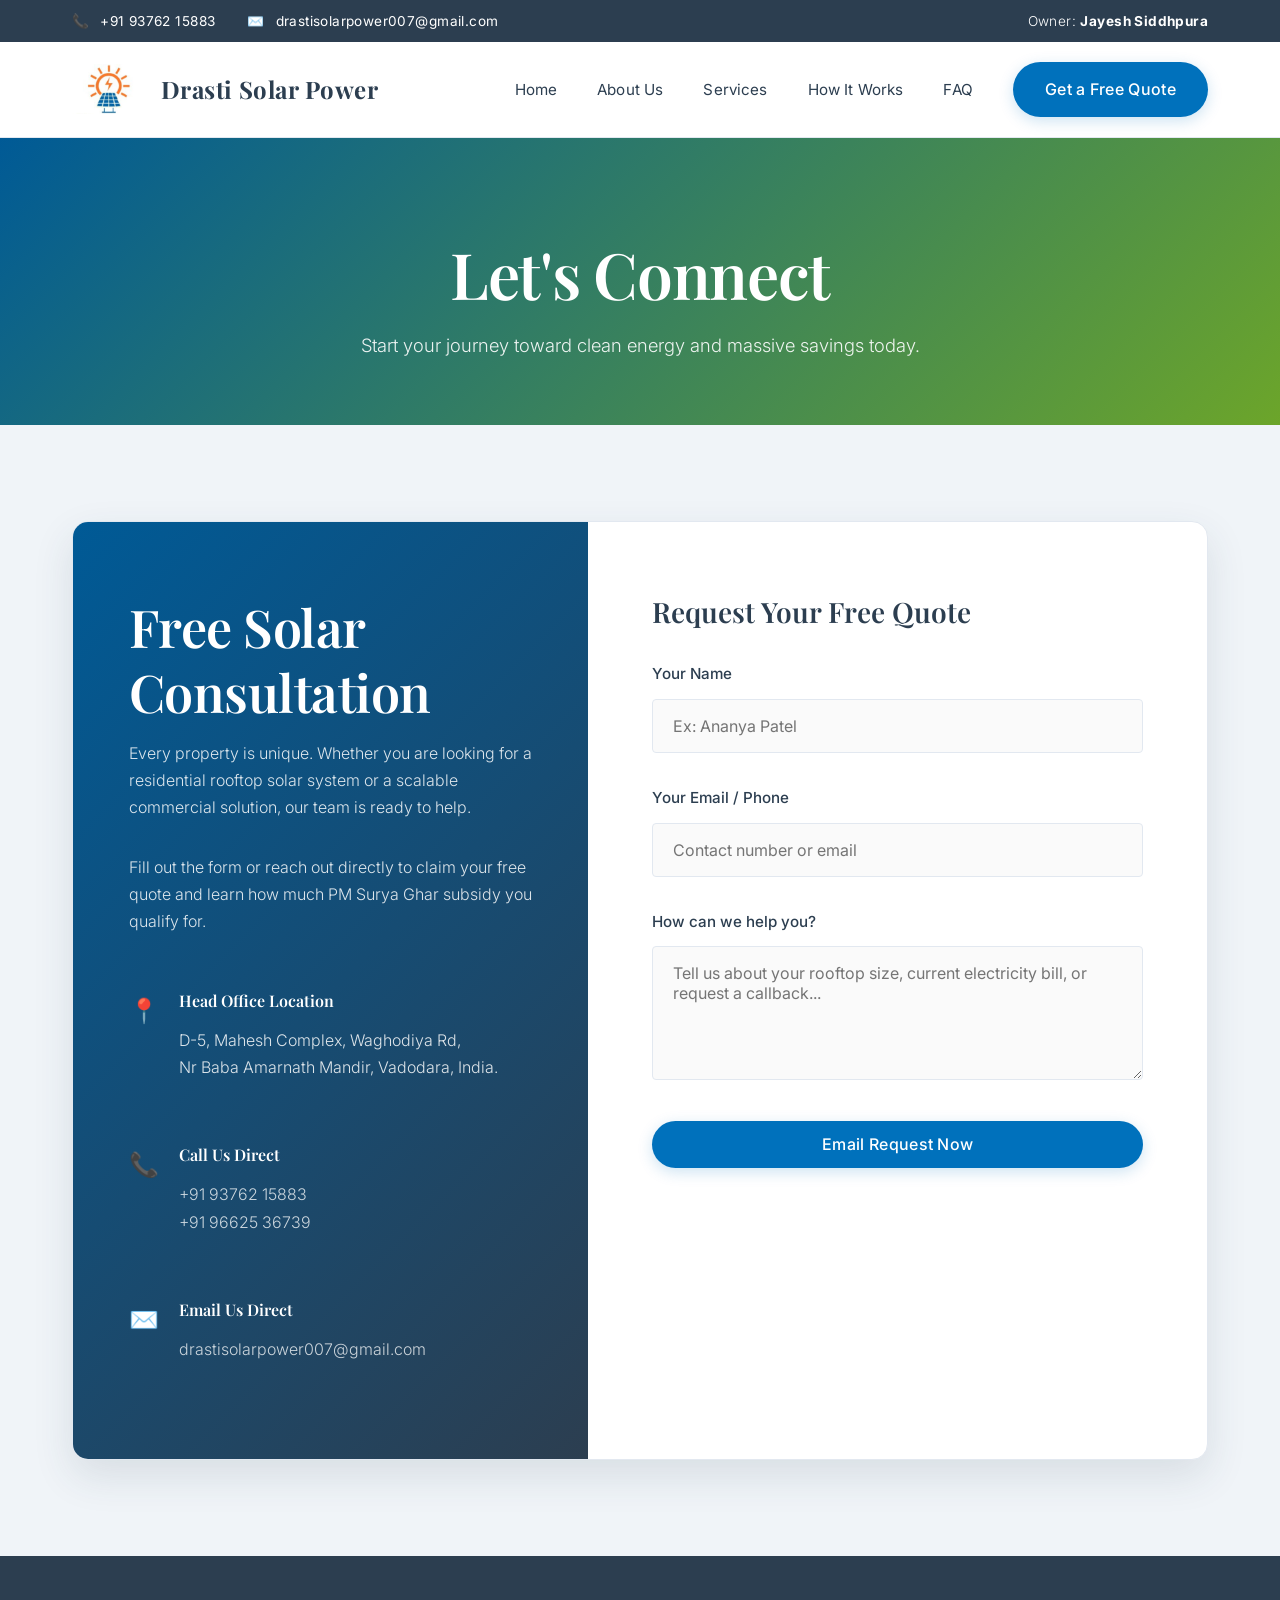
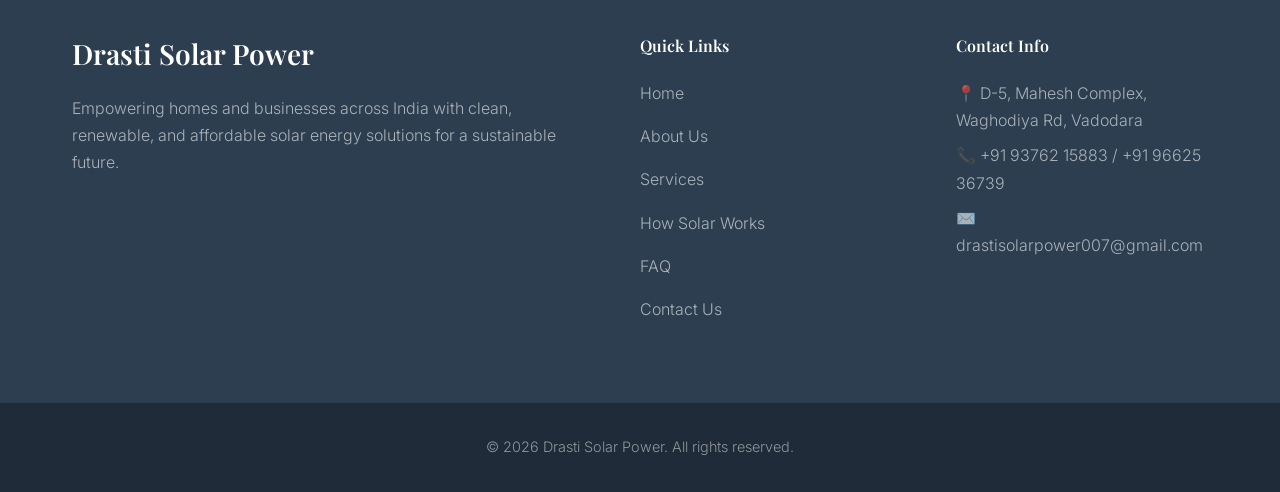
<file: contact.html>
<!DOCTYPE html>
<html lang="en">

<head>
    <meta charset="UTF-8">
    <meta name="viewport" content="width=device-width, initial-scale=1.0">
    <title>Contact Us | Request a Free Solar Quote</title>
    <meta name="description"
        content="Contact Drasti Solar Power today for a free solar consultation, affordable quote, or expert guidance on claiming your government subsidy in India.">
    <link rel="preconnect" href="https://fonts.googleapis.com">
    <link rel="preconnect" href="https://fonts.gstatic.com" crossorigin>
    <link
        href="https://fonts.googleapis.com/css2?family=Playfair+Display:ital,wght@0,400;0,600;0,700;1,400&family=Inter:wght@300;400;500;600&display=swap"
        rel="stylesheet">
    <link rel="stylesheet" href="styles.css">
</head>

<body>

    <div class="top-bar">
        <div class="container">
            <div class="contact-info">
                <span>📞 <a href="tel:+919376215883">+91 93762 15883</a></span>
                <span>✉️ <a href="mailto:drastisolarpower007@gmail.com">drastisolarpower007@gmail.com</a></span>
            </div>
            <div class="owner-info"><span>Owner: <strong>Jayesh Siddhpura</strong></span></div>
        </div>
    </div>

    <nav class="navbar" id="navbar">
        <div class="container nav-container">
            <a href="index.html" class="logo">
                <img src="logo.jpg" alt="Drasti Solar Power Logo" class="logo-img">
                <span class="logo-text">Drasti Solar Power</span>
            </a>
            <div class="nav-links">
                <a href="index.html">Home</a>
                <a href="about.html">About Us</a>
                <a href="services.html">Services</a>
                <a href="how-it-works.html">How It Works</a>
                <a href="faq.html">FAQ</a>
                <a href="contact.html" class="active btn btn-primary">Get a Free Quote</a>
            </div>
            <button class="mobile-menu-btn" aria-label="Toggle menu"><span></span><span></span><span></span></button>
        </div>
    </nav>

    <header class="page-header">
        <div class="container">
            <h1>Let's Connect</h1>
            <p>Start your journey toward clean energy and massive savings today.</p>
        </div>
    </header>

    <section class="contact section-padding bg-light">
        <div class="container">
            <div class="contact-card">

                <div class="contact-info-panel">
                    <h2>Free Solar Consultation</h2>
                    <p style="margin-bottom: 2rem;">Every property is unique. Whether you are looking for a residential
                        rooftop solar system or a scalable commercial solution, our team is ready to help.</p>
                    <p style="margin-bottom: 3rem;">Fill out the form or reach out directly to claim your free quote and
                        learn how much PM Surya Ghar subsidy you qualify for.</p>

                    <div class="contact-details">
                        <div class="contact-item">
                            <span class="icon">📍</span>
                            <div>
                                <h4>Head Office Location</h4>
                                <p>D-5, Mahesh Complex, Waghodiya Rd, <br>Nr Baba Amarnath Mandir, Vadodara, India.</p>
                            </div>
                        </div>
                        <div class="contact-item">
                            <span class="icon">📞</span>
                            <div>
                                <h4>Call Us Direct</h4>
                                <p><a href="tel:+919376215883">+91 93762 15883</a> <br><a href="tel:+919662536739">+91
                                        96625 36739</a></p>
                            </div>
                        </div>
                        <div class="contact-item">
                            <span class="icon">✉️</span>
                            <div>
                                <h4>Email Us Direct</h4>
                                <p><a href="mailto:drastisolarpower007@gmail.com">drastisolarpower007@gmail.com</a></p>
                            </div>
                        </div>
                    </div>
                </div>

                <div class="contact-form-panel">
                    <h3 style="margin-bottom: 2rem; font-family: 'Playfair Display', serif;">Request Your Free Quote
                    </h3>
                    <form id="contact-form" class="form" action="mailto:drastisolarpower007@gmail.com" method="GET"
                        enctype="text/plain">
                        <div class="form-group">
                            <label for="name">Your Name</label>
                            <input type="text" id="name" name="Subject" placeholder="Ex: Ananya Patel" required>
                        </div>
                        <div class="form-group">
                            <label for="email">Your Email / Phone</label>
                            <input type="text" id="email" name="Reply-to" placeholder="Contact number or email"
                                required>
                        </div>
                        <div class="form-group">
                            <label for="message">How can we help you?</label>
                            <textarea id="message" name="Body" rows="5"
                                placeholder="Tell us about your rooftop size, current electricity bill, or request a callback..."
                                required></textarea>
                        </div>
                        <button type="submit" class="btn btn-primary btn-block">Email Request Now</button>
                    </form>
                </div>

            </div>
        </div>
    </section>

    <!-- Footer -->
    <footer class="footer">
        <div class="container footer-container">
            <div class="footer-col">
                <h3>Drasti Solar Power</h3>
                <p>Empowering homes and businesses across India with clean, renewable, and affordable solar energy
                    solutions for a sustainable future.</p>
            </div>
            <div class="footer-col">
                <h4>Quick Links</h4>
                <ul>
                    <li><a href="index.html">Home</a></li>
                    <li><a href="about.html">About Us</a></li>
                    <li><a href="services.html">Services</a></li>
                    <li><a href="how-it-works.html">How Solar Works</a></li>
                    <li><a href="faq.html">FAQ</a></li>
                    <li><a href="contact.html">Contact Us</a></li>
                </ul>
            </div>
            <div class="footer-col">
                <h4>Contact Info</h4>
                <ul>
                    <li style="color: rgba(255,255,255,0.6); font-weight: 300; margin-bottom: 0.5rem;">📍 D-5, Mahesh
                        Complex, Waghodiya Rd, Vadodara</li>
                    <li style="color: rgba(255,255,255,0.6); font-weight: 300; margin-bottom: 0.5rem;">📞 +91 93762
                        15883 / +91 96625 36739</li>
                    <li style="color: rgba(255,255,255,0.6); font-weight: 300; margin-bottom: 0.5rem;">✉️
                        drastisolarpower007@gmail.com</li>
                </ul>
            </div>
        </div>
        <div class="footer-bottom">
            <p>&copy; 2026 Drasti Solar Power. All rights reserved.</p>
        </div>
    </footer>
    <script src="script.js"></script>
</body>

</html>
</file>
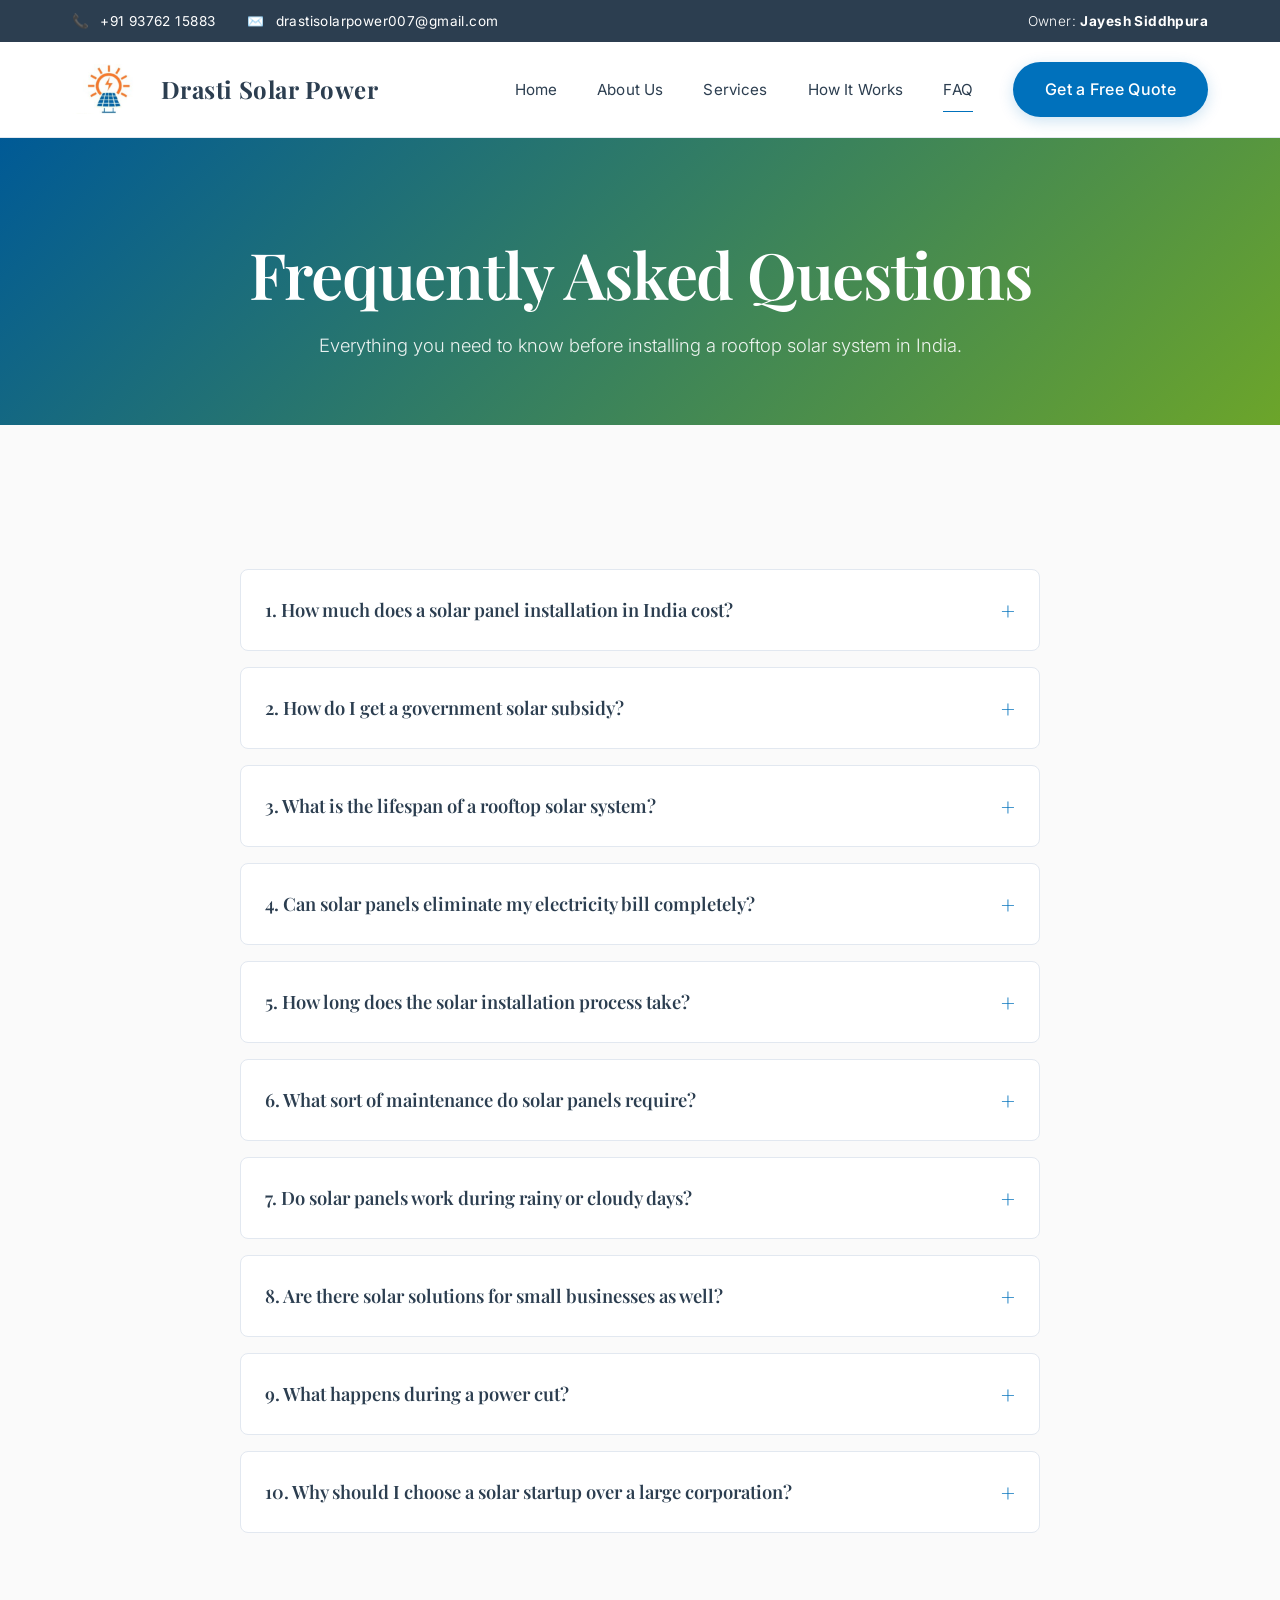
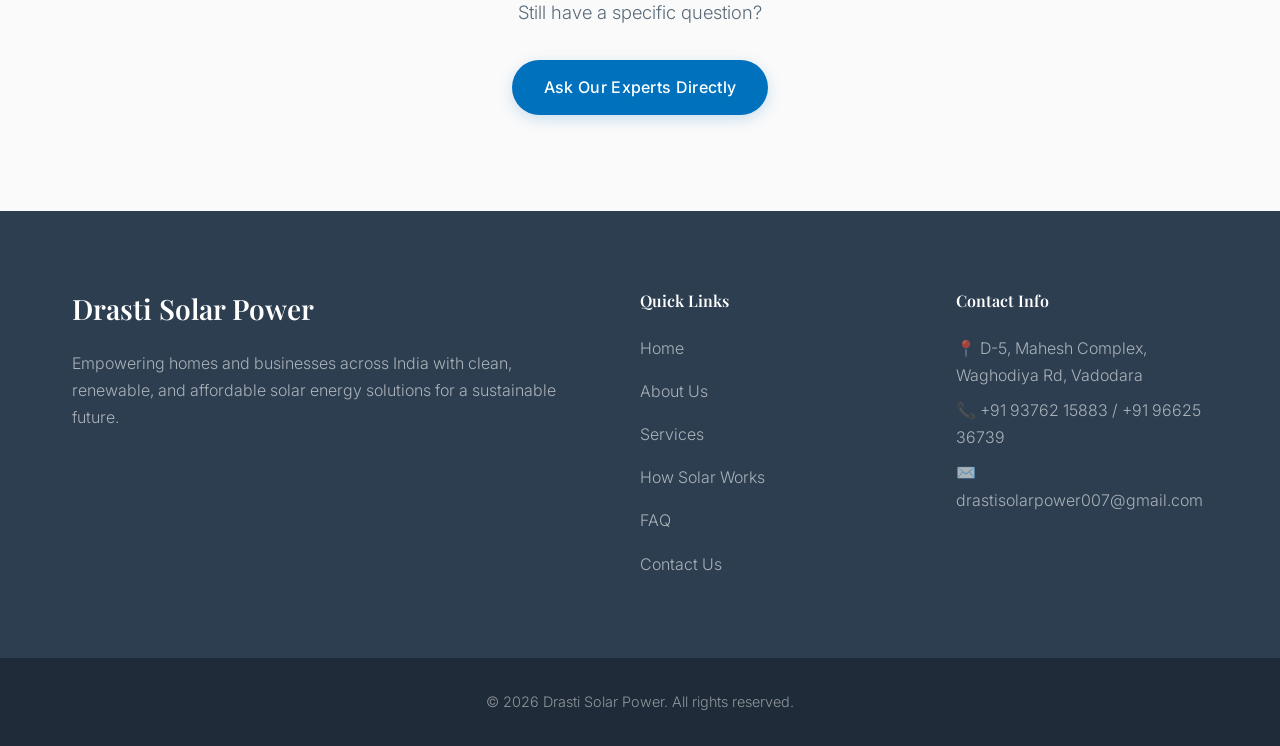
<file: faq.html>
<!DOCTYPE html>
<html lang="en">

<head>
    <meta charset="UTF-8">
    <meta name="viewport" content="width=device-width, initial-scale=1.0">
    <title>Frequently Asked Questions | Solar Installation India</title>
    <meta name="description"
        content="Read our top 10 FAQs about rooftop solar installations in India, including government subsidies, panel lifespan, costs, and maintenance.">
    <link rel="preconnect" href="https://fonts.googleapis.com">
    <link rel="preconnect" href="https://fonts.gstatic.com" crossorigin>
    <link
        href="https://fonts.googleapis.com/css2?family=Playfair+Display:ital,wght@0,400;0,600;0,700;1,400&family=Inter:wght@300;400;500;600&display=swap"
        rel="stylesheet">
    <link rel="stylesheet" href="styles.css">
</head>

<body>

    <div class="top-bar">
        <div class="container">
            <div class="contact-info">
                <span>📞 <a href="tel:+919376215883">+91 93762 15883</a></span>
                <span>✉️ <a href="mailto:drastisolarpower007@gmail.com">drastisolarpower007@gmail.com</a></span>
            </div>
            <div class="owner-info"><span>Owner: <strong>Jayesh Siddhpura</strong></span></div>
        </div>
    </div>

    <nav class="navbar" id="navbar">
        <div class="container nav-container">
            <a href="index.html" class="logo">
                <img src="logo.jpg" alt="Drasti Solar Power Logo" class="logo-img">
                <span class="logo-text">Drasti Solar Power</span>
            </a>
            <div class="nav-links">
                <a href="index.html">Home</a>
                <a href="about.html">About Us</a>
                <a href="services.html">Services</a>
                <a href="how-it-works.html">How It Works</a>
                <a href="faq.html" class="active">FAQ</a>
                <a href="contact.html" class="btn btn-primary">Get a Free Quote</a>
            </div>
            <button class="mobile-menu-btn" aria-label="Toggle menu"><span></span><span></span><span></span></button>
        </div>
    </nav>

    <header class="page-header">
        <div class="container">
            <h1>Frequently Asked Questions</h1>
            <p>Everything you need to know before installing a rooftop solar system in India.</p>
        </div>
    </header>

    <section class="section-padding">
        <div class="container">
            <div class="faq-accordion">

                <!-- Q1 -->
                <div class="accordion-item">
                    <button class="accordion-header">
                        1. How much does a solar panel installation in India cost?
                        <span class="accordion-icon">+</span>
                    </button>
                    <div class="accordion-content">
                        <p>The total cost depends on your daily electricity usage and the KW capacity required. However,
                            thanks to a government solar subsidy in India like PM Surya Ghar, the upfront cost of
                            residential solar solutions has dropped significantly, making affordable solar panels
                            accessible to most households.</p>
                    </div>
                </div>

                <!-- Q2 -->
                <div class="accordion-item">
                    <button class="accordion-header">
                        2. How do I get a government solar subsidy?
                        <span class="accordion-icon">+</span>
                    </button>
                    <div class="accordion-content">
                        <p>As a registered vendor, Drasti Solar Power handles the entire subsidy process on your behalf.
                            We guide you through the PM Surya Ghar registration, coordinate the installation, and ensure
                            the subsidy amount is successfully credited to your bank account.</p>
                    </div>
                </div>

                <!-- Q3 -->
                <div class="accordion-item">
                    <button class="accordion-header">
                        3. What is the lifespan of a rooftop solar system?
                        <span class="accordion-icon">+</span>
                    </button>
                    <div class="accordion-content">
                        <p>High-quality solar panels used in our installations are incredibly durable and typically last
                            25 to 30 years without any drop in efficiency. The solar inverters usually require
                            replacement only once every 10 to 15 years.</p>
                    </div>
                </div>

                <!-- Q4 -->
                <div class="accordion-item">
                    <button class="accordion-header">
                        4. Can solar panels eliminate my electricity bill completely?
                        <span class="accordion-icon">+</span>
                    </button>
                    <div class="accordion-content">
                        <p>Yes! With proper system design and net metering approval from your utility company, a
                            residential rooftop solar installation can wipe out your electricity bills completely,
                            leaving only minimal fixed grid-connection charges.</p>
                    </div>
                </div>

                <!-- Q5 -->
                <div class="accordion-item">
                    <button class="accordion-header">
                        5. How long does the solar installation process take?
                        <span class="accordion-icon">+</span>
                    </button>
                    <div class="accordion-content">
                        <p>The physical installation of the affordable solar panels typically takes just 1 to 3 days
                            depending on the system size. However, government and net metering approvals can take a few
                            weeks. We manage this entire timeline for you.</p>
                    </div>
                </div>

                <!-- Q6 -->
                <div class="accordion-item">
                    <button class="accordion-header">
                        6. What sort of maintenance do solar panels require?
                        <span class="accordion-icon">+</span>
                    </button>
                    <div class="accordion-content">
                        <p>Rooftop solar systems require very low maintenance because they have no moving parts. Simply
                            washing the panels with water a few times a month to remove dust is enough to keep them
                            generating peak solar energy for homes.</p>
                    </div>
                </div>

                <!-- Q7 -->
                <div class="accordion-item">
                    <button class="accordion-header">
                        7. Do solar panels work during rainy or cloudy days?
                        <span class="accordion-icon">+</span>
                    </button>
                    <div class="accordion-content">
                        <p>Yes, solar panels still generate electricity even on cloudy days, though at a slightly
                            reduced efficiency compared to direct sunlight. You will still achieve excellent solar
                            energy savings year-round in India.</p>
                    </div>
                </div>

                <!-- Q8 -->
                <div class="accordion-item">
                    <button class="accordion-header">
                        8. Are there solar solutions for small businesses as well?
                        <span class="accordion-icon">+</span>
                    </button>
                    <div class="accordion-content">
                        <p>Absolutely. We offer complete commercial solar installations meant to offset heavy
                            operational costs for small businesses, offices, and factories. This is one of the smartest
                            investments a business owner can make.</p>
                    </div>
                </div>

                <!-- Q9 -->
                <div class="accordion-item">
                    <button class="accordion-header">
                        9. What happens during a power cut?
                        <span class="accordion-icon">+</span>
                    </button>
                    <div class="accordion-content">
                        <p>Standard on-grid net-metered solar systems automatically shut down during power cuts for the
                            safety of grid workers. You will need a hybrid system or separate battery backup if you wish
                            to run appliances during a blackout.</p>
                    </div>
                </div>

                <!-- Q10 -->
                <div class="accordion-item">
                    <button class="accordion-header">
                        10. Why should I choose a solar startup over a large corporation?
                        <span class="accordion-icon">+</span>
                    </button>
                    <div class="accordion-content">
                        <p>As a dedicated solar installation startup, Drasti Solar Power ensures personalized attention.
                            Our founder, Jayesh Siddhpura, is directly involved in projects, offering lower overhead
                            costs, transparent pricing, and unwavering customer dedication that huge corporations simply
                            cannot match.</p>
                    </div>
                </div>

            </div>

            <div class="text-center" style="margin-top: 4rem;">
                <p style="font-size: 1.15rem; margin-bottom: 2rem;">Still have a specific question?</p>
                <a href="contact.html" class="btn btn-primary">Ask Our Experts Directly</a>
            </div>

        </div>
    </section>

    <!-- Footer -->
    <footer class="footer">
        <div class="container footer-container">
            <div class="footer-col">
                <h3>Drasti Solar Power</h3>
                <p>Empowering homes and businesses across India with clean, renewable, and affordable solar energy
                    solutions for a sustainable future.</p>
            </div>
            <div class="footer-col">
                <h4>Quick Links</h4>
                <ul>
                    <li><a href="index.html">Home</a></li>
                    <li><a href="about.html">About Us</a></li>
                    <li><a href="services.html">Services</a></li>
                    <li><a href="how-it-works.html">How Solar Works</a></li>
                    <li><a href="faq.html">FAQ</a></li>
                    <li><a href="contact.html">Contact Us</a></li>
                </ul>
            </div>
            <div class="footer-col">
                <h4>Contact Info</h4>
                <ul>
                    <li style="color: rgba(255,255,255,0.6); font-weight: 300; margin-bottom: 0.5rem;">📍 D-5, Mahesh
                        Complex, Waghodiya Rd, Vadodara</li>
                    <li style="color: rgba(255,255,255,0.6); font-weight: 300; margin-bottom: 0.5rem;">📞 +91 93762
                        15883 / +91 96625 36739</li>
                    <li style="color: rgba(255,255,255,0.6); font-weight: 300; margin-bottom: 0.5rem;">✉️
                        drastisolarpower007@gmail.com</li>
                </ul>
            </div>
        </div>
        <div class="footer-bottom">
            <p>&copy; 2026 Drasti Solar Power. All rights reserved.</p>
        </div>
    </footer>
    <script src="script.js"></script>
</body>

</html>
</file>
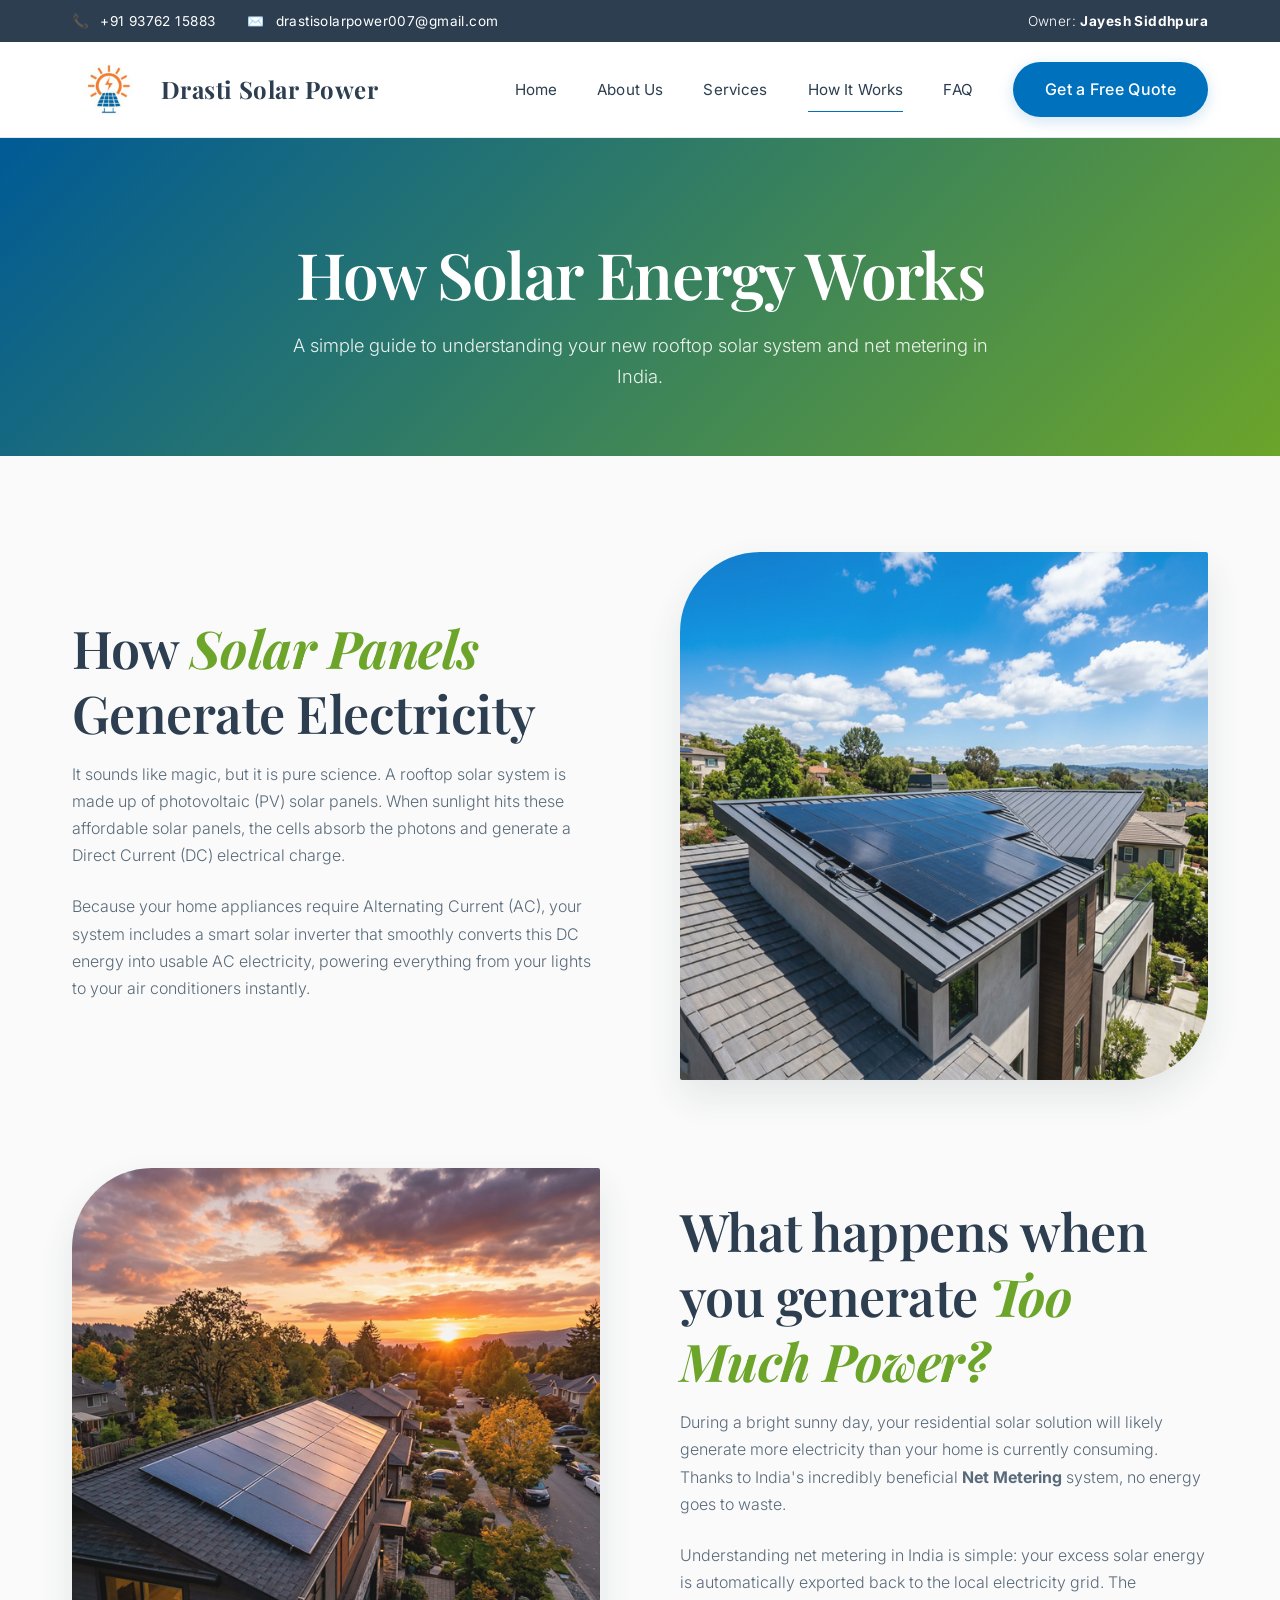
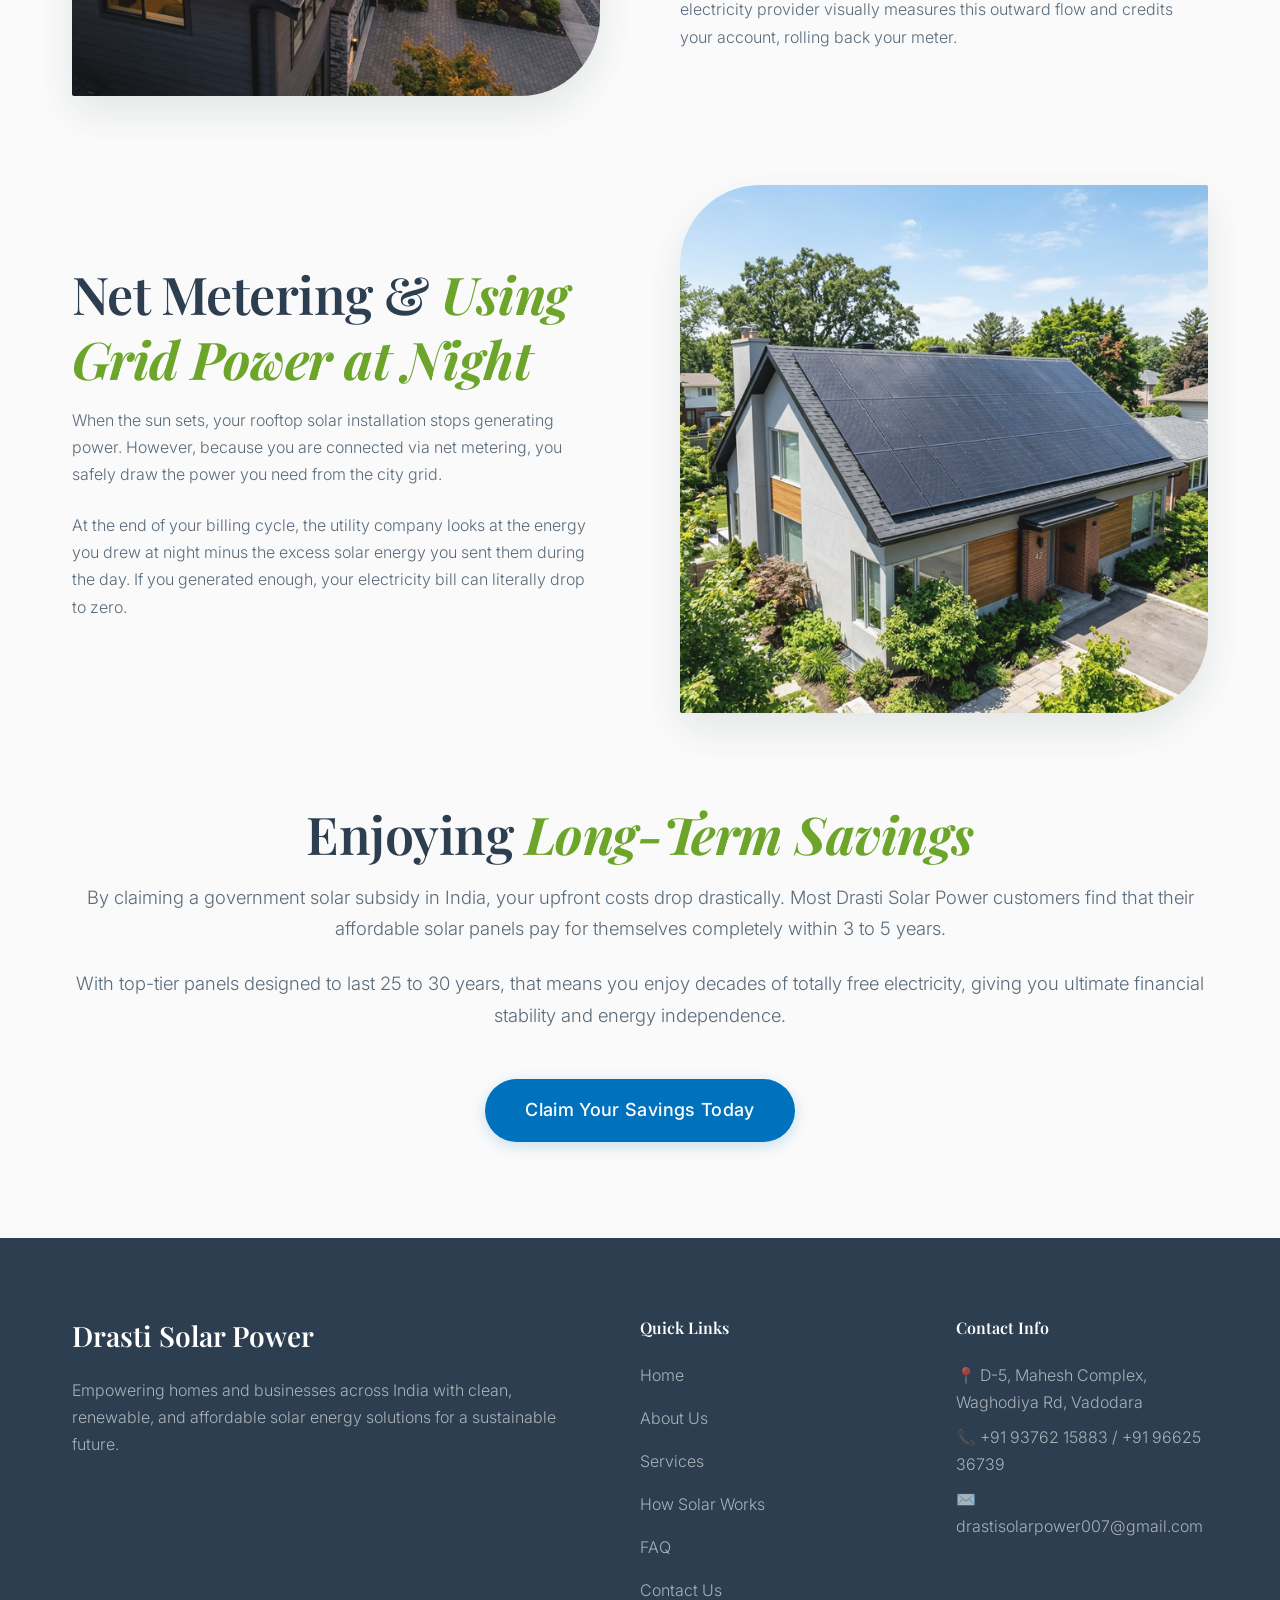
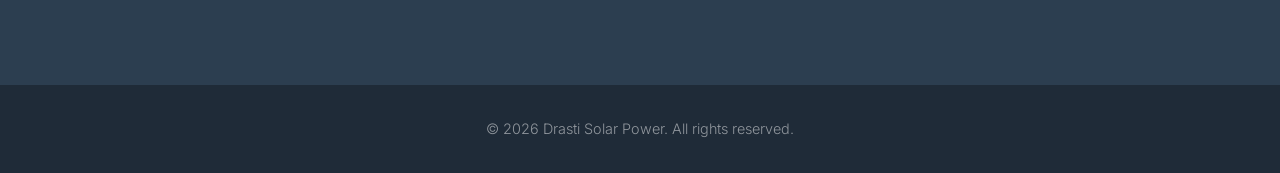
<file: how-it-works.html>
<!DOCTYPE html>
<html lang="en">

<head>
    <meta charset="UTF-8">
    <meta name="viewport" content="width=device-width, initial-scale=1.0">
    <title>How Solar Works | Rooftop Solar Systems & Net Metering India</title>
    <meta name="description"
        content="Learn exactly how rooftop solar panels generate electricity, how net metering works in India, and how you can achieve massive long-term energy savings.">

    <link rel="preconnect" href="https://fonts.googleapis.com">
    <link rel="preconnect" href="https://fonts.gstatic.com" crossorigin>
    <link
        href="https://fonts.googleapis.com/css2?family=Playfair+Display:ital,wght@0,400;0,600;0,700;1,400&family=Inter:wght@300;400;500;600&display=swap"
        rel="stylesheet">
    <link rel="stylesheet" href="styles.css">
</head>

<body>

    <!-- Top contact bar -->
    <div class="top-bar">
        <div class="container">
            <div class="contact-info">
                <span>📞 <a href="tel:+919376215883">+91 93762 15883</a></span>
                <span>✉️ <a href="mailto:drastisolarpower007@gmail.com">drastisolarpower007@gmail.com</a></span>
            </div>
            <div class="owner-info">
                <span>Owner: <strong>Jayesh Siddhpura</strong></span>
            </div>
        </div>
    </div>

    <!-- Navigation -->
    <nav class="navbar" id="navbar">
        <div class="container nav-container">
            <a href="index.html" class="logo">
                <img src="logo.jpg" alt="Drasti Solar Power Logo" class="logo-img">
                <span class="logo-text">Drasti Solar Power</span>
            </a>
            <div class="nav-links">
                <a href="index.html">Home</a>
                <a href="about.html">About Us</a>
                <a href="services.html">Services</a>
                <a href="how-it-works.html" class="active">How It Works</a>
                <a href="faq.html">FAQ</a>
                <a href="contact.html" class="btn btn-primary">Get a Free Quote</a>
            </div>
            <button class="mobile-menu-btn" aria-label="Toggle menu"><span></span><span></span><span></span></button>
        </div>
    </nav>

    <!-- Page Header -->
    <header class="page-header">
        <div class="container">
            <h1>How Solar Energy Works</h1>
            <p>A simple guide to understanding your new rooftop solar system and net metering in India.</p>
        </div>
    </header>

    <!-- Content Sections -->
    <section class="section-padding">
        <div class="container">

            <div class="about-container" style="margin-bottom: 5rem;">
                <div class="about-content">
                    <h2>How <span class="highlight">Solar Panels</span> Generate Electricity</h2>
                    <p>It sounds like magic, but it is pure science. A rooftop solar system is made up of photovoltaic
                        (PV) solar panels. When sunlight hits these affordable solar panels, the cells absorb the
                        photons and generate a Direct Current (DC) electrical charge.</p>
                    <p>Because your home appliances require Alternating Current (AC), your system includes a smart solar
                        inverter that smoothly converts this DC energy into usable AC electricity, powering everything
                        from your lights to your air conditioners instantly.</p>
                </div>
                <div class="about-image">
                    <img src="rooftop1.png" alt="Rooftop Solar Installation">
                </div>
            </div>

            <div class="about-container" style="margin-bottom: 5rem; direction: rtl;">
                <div class="about-content" style="direction: ltr;">
                    <h2>What happens when you generate <span class="highlight">Too Much Power?</span></h2>
                    <p>During a bright sunny day, your residential solar solution will likely generate more electricity
                        than your home is currently consuming. Thanks to India's incredibly beneficial <strong>Net
                            Metering</strong> system, no energy goes to waste.</p>
                    <p>Understanding net metering in India is simple: your excess solar energy is automatically exported
                        back to the local electricity grid. The electricity provider visually measures this outward flow
                        and credits your account, rolling back your meter.</p>
                </div>
                <div class="about-image">
                    <img src="rooftop2.png" alt="Net Metering and Exporting Solar Energy">
                </div>
            </div>

            <div class="about-container" style="margin-bottom: 5rem;">
                <div class="about-content">
                    <h2>Net Metering & <span class="highlight">Using Grid Power at Night</span></h2>
                    <p>When the sun sets, your rooftop solar installation stops generating power. However, because you
                        are connected via net metering, you safely draw the power you need from the city grid.</p>
                    <p>At the end of your billing cycle, the utility company looks at the energy you drew at night minus
                        the excess solar energy you sent them during the day. If you generated enough, your electricity
                        bill can literally drop to zero.</p>
                </div>
                <div class="about-image">
                    <img src="rooftop3.png" alt="Using Grid Power at Night">
                </div>
            </div>

            <div class="about-container" style="display: block;">
                <div class="about-content" style="width: 100%; text-align: center;">
                    <h2>Enjoying <span class="highlight">Long-Term Savings</span></h2>
                    <p style="font-size: 1.15rem;">By claiming a government solar subsidy in India, your upfront costs
                        drop drastically. Most Drasti Solar Power customers find that their affordable solar panels pay
                        for themselves completely within 3 to 5 years.</p>
                    <p style="font-size: 1.15rem; margin-bottom: 3rem;">With top-tier panels designed to last 25 to 30
                        years, that means you enjoy decades of totally free electricity, giving you ultimate financial
                        stability and energy independence.</p>
                    <a href="contact.html" class="btn btn-primary btn-large">Claim Your Savings Today</a>
                </div>
            </div>

        </div>
    </section>

    <!-- Footer -->
    <footer class="footer">
        <div class="container footer-container">
            <div class="footer-col">
                <h3>Drasti Solar Power</h3>
                <p>Empowering homes and businesses across India with clean, renewable, and affordable solar energy
                    solutions for a sustainable future.</p>
            </div>
            <div class="footer-col">
                <h4>Quick Links</h4>
                <ul>
                    <li><a href="index.html">Home</a></li>
                    <li><a href="about.html">About Us</a></li>
                    <li><a href="services.html">Services</a></li>
                    <li><a href="how-it-works.html">How Solar Works</a></li>
                    <li><a href="faq.html">FAQ</a></li>
                    <li><a href="contact.html">Contact Us</a></li>
                </ul>
            </div>
            <div class="footer-col">
                <h4>Contact Info</h4>
                <ul>
                    <li style="color: rgba(255,255,255,0.6); font-weight: 300; margin-bottom: 0.5rem;">📍 D-5, Mahesh
                        Complex, Waghodiya Rd, Vadodara</li>
                    <li style="color: rgba(255,255,255,0.6); font-weight: 300; margin-bottom: 0.5rem;">📞 +91 93762
                        15883 / +91 96625 36739</li>
                    <li style="color: rgba(255,255,255,0.6); font-weight: 300; margin-bottom: 0.5rem;">✉️
                        drastisolarpower007@gmail.com</li>
                </ul>
            </div>
        </div>
        <div class="footer-bottom">
            <p>&copy; 2026 Drasti Solar Power. All rights reserved.</p>
        </div>
    </footer>
    <script src="script.js"></script>
</body>

</html>
</file>
<file: styles.css>
/* 
    Drasti Solar Power Styles 
    Classic, Elegant, Light Mode
*/

:root {
    /* Color Palette - Classic & Elegant */
    --primary-color: #8DC63F;
    /* Soft Leaf Green */
    --primary-dark: #6CA52A;
    --primary-light: #A5D366;

    --secondary-color: #0071BC;
    /* Trust Blue */
    --secondary-dark: #005A96;

    --accent-color: #F37021;
    /* Warm Sun Orange */
    --accent-light: #F69050;

    --text-main: #2C3E50;
    /* Deep classic slate */
    --text-light: #596A7A;
    --text-inverse: #ffffff;

    --bg-main: #FAFAFA;
    /* Off-white for classic feel */
    --bg-light: #F0F4F8;
    /* Soft blue-tinted gray */
    --bg-card: #FFFFFF;

    --border-color: #E2E8F0;

    /* Elegant soft shadows */
    --shadow-sm: 0 2px 8px rgba(0, 0, 0, 0.04);
    --shadow-md: 0 8px 24px rgba(44, 62, 80, 0.08);
    --shadow-lg: 0 16px 40px rgba(44, 62, 80, 0.12);
    --shadow-hover: 0 20px 48px rgba(0, 113, 188, 0.15);

    --radius-sm: 4px;
    --radius-md: 8px;
    --radius-lg: 16px;
    --radius-full: 9999px;

    --transition-fast: 0.2s ease;
    --transition-base: 0.35s cubic-bezier(0.25, 0.8, 0.25, 1);
}

/* Reset & Base Setup */
* {
    margin: 0;
    padding: 0;
    box-sizing: border-box;
}

html {
    scroll-behavior: smooth;
    font-size: 16px;
}

body {
    font-family: 'Inter', sans-serif;
    color: var(--text-main);
    background-color: var(--bg-main);
    line-height: 1.7;
    overflow-x: hidden;
}

/* Typography - Classic Feel */
h1,
h2,
h3,
h4,
h5,
h6 {
    font-family: 'Playfair Display', serif;
    font-weight: 600;
    line-height: 1.25;
    color: var(--text-main);
    margin-bottom: 1rem;
}

h1 {
    font-size: clamp(2.5rem, 6vw, 4.5rem);
    letter-spacing: -0.02em;
}

h2 {
    font-size: clamp(2rem, 4.5vw, 3.25rem);
    letter-spacing: -0.01em;
}

h3 {
    font-size: 1.75rem;
}

p {
    margin-bottom: 1.5rem;
    color: var(--text-light);
    font-weight: 300;
}

a {
    text-decoration: none;
    color: var(--secondary-color);
    transition: color var(--transition-fast);
}

a:hover {
    color: var(--secondary-dark);
}

ul {
    list-style: none;
}

.container {
    width: 100%;
    max-width: 1200px;
    margin: 0 auto;
    padding: 0 2rem;
}

.section-padding {
    padding: 6rem 0;
}

.bg-light {
    background-color: var(--bg-light);
}

.text-center {
    text-align: center;
}

.highlight {
    color: var(--primary-dark);
    font-style: italic;
    font-weight: 700;
}

/* Buttons - Elegant & Rounded */
.btn {
    display: inline-flex;
    align-items: center;
    justify-content: center;
    padding: 0.85rem 2rem;
    font-family: 'Inter', sans-serif;
    font-weight: 500;
    border-radius: var(--radius-full);
    cursor: pointer;
    transition: all var(--transition-base);
    border: none;
    font-size: 1rem;
    text-decoration: none;
    letter-spacing: 0.02em;
}

.btn-primary {
    background-color: var(--secondary-color);
    color: var(--text-inverse);
    box-shadow: 0 4px 15px rgba(0, 113, 188, 0.2);
}

.btn-primary:hover {
    transform: translateY(-2px);
    box-shadow: 0 8px 25px rgba(0, 113, 188, 0.3);
    background-color: var(--secondary-dark);
    color: var(--text-inverse);
}

.btn-secondary {
    background: transparent;
    color: var(--text-main);
    border: 1px solid var(--text-main);
}

.btn-secondary:hover {
    background: var(--text-main);
    color: var(--text-inverse);
    transform: translateY(-2px);
}

.btn-large {
    padding: 1rem 2.5rem;
    font-size: 1.125rem;
}

.btn-block {
    width: 100%;
}

/* Top Bar */
.top-bar {
    background: var(--text-main);
    color: var(--text-inverse);
    font-size: 0.85rem;
    padding: 0.6rem 0;
    font-weight: 300;
    letter-spacing: 0.03em;
}

.top-bar .container {
    display: flex;
    justify-content: space-between;
    align-items: center;
    flex-wrap: wrap;
    gap: 1rem;
}

.top-bar a {
    color: var(--text-inverse);
    margin-left: 0.4rem;
    font-weight: 400;
}

.top-bar a:hover {
    color: var(--primary-light);
}

.contact-info {
    display: flex;
    gap: 2rem;
}

/* Navbar */
.navbar {
    background: rgba(255, 255, 255, 0.95);
    backdrop-filter: blur(10px);
    border-bottom: 1px solid var(--border-color);
    position: sticky;
    top: 0;
    z-index: 1000;
    padding: 1.25rem 0;
    transition: all var(--transition-base);
}

.navbar.scrolled {
    padding: 0.75rem 0;
    box-shadow: var(--shadow-md);
}

.nav-container {
    display: flex;
    justify-content: space-between;
    align-items: center;
}

.logo {
    display: flex;
    align-items: center;
    gap: 1rem;
}

.logo-img {
    height: 50px;
    width: auto;
    object-fit: contain;
}

.logo-text {
    font-family: 'Playfair Display', serif;
    font-size: 1.5rem;
    font-weight: 700;
    color: var(--text-main);
    letter-spacing: 0.02em;
}

.nav-links {
    display: flex;
    align-items: center;
    gap: 2.5rem;
}

.nav-links a:not(.btn) {
    color: var(--text-main);
    font-weight: 400;
    font-size: 0.95rem;
    position: relative;
    padding: 0.5rem 0;
    letter-spacing: 0.01em;
}

.nav-links a:not(.btn)::after {
    content: '';
    position: absolute;
    bottom: -2px;
    left: 0;
    width: 0;
    height: 1px;
    background-color: var(--secondary-color);
    transition: width var(--transition-base);
}

.nav-links a:not(.btn):hover::after,
.nav-links a:not(.btn).active::after {
    width: 100%;
}

.nav-links a:not(.btn):hover {
    color: var(--secondary-color);
}

.mobile-menu-btn {
    display: none;
    flex-direction: column;
    justify-content: space-between;
    width: 30px;
    height: 20px;
    background: transparent;
    border: none;
    cursor: pointer;
    z-index: 10;
}

.mobile-menu-btn span {
    display: block;
    height: 2px;
    width: 100%;
    background-color: var(--text-main);
    transition: all var(--transition-base);
}

/* Hero Section */
.hero {
    position: relative;
    padding: 8rem 0;
    overflow: hidden;
    min-height: 80vh;
    display: flex;
    align-items: center;
}

.hero-background {
    position: absolute;
    top: 0;
    left: 0;
    width: 100%;
    height: 100%;
    background: radial-gradient(circle at right center, rgba(141, 198, 63, 0.08), transparent 50%);
    z-index: -1;
}

.hero-container {
    display: grid;
    grid-template-columns: 1.1fr 0.9fr;
    gap: 5rem;
    align-items: center;
}

.hero-content {
    animation: fadeUp 1s ease forwards;
}

.hero-content p {
    font-size: 1.15rem;
    margin-bottom: 2.5rem;
    max-width: 520px;
    line-height: 1.8;
}

.hero-buttons {
    display: flex;
    gap: 1.5rem;
    flex-wrap: wrap;
}

.hero-image {
    position: relative;
    animation: fadeIn 1.2s ease 0.3s forwards;
    opacity: 0;
}

.hero-image img {
    width: 100%;
    border-radius: 2px 80px 2px 80px;
    /* Classic architectural curve */
    box-shadow: var(--shadow-lg);
    z-index: 2;
    position: relative;
}

.sun-flare {
    position: absolute;
    top: -10%;
    right: -10%;
    width: 250px;
    height: 250px;
    background: radial-gradient(circle, rgba(243, 112, 33, 0.15) 0%, transparent 70%);
    border-radius: 50%;
    z-index: 1;
    filter: blur(30px);
}

/* Services */
.services-grid {
    display: grid;
    grid-template-columns: repeat(auto-fit, minmax(260px, 1fr));
    gap: 2.5rem;
    margin-top: 4rem;
}

.service-card {
    background: var(--bg-card);
    padding: 3rem 2rem;
    border-radius: var(--radius-lg);
    box-shadow: var(--shadow-sm);
    transition: all var(--transition-base);
    border: 1px solid var(--border-color);
    text-align: center;
    position: relative;
    overflow: hidden;
}

.service-card::before {
    content: '';
    position: absolute;
    top: 0;
    left: 0;
    width: 100%;
    height: 4px;
    background: var(--secondary-color);
    transform: scaleX(0);
    transform-origin: left;
    transition: transform var(--transition-base);
}

.service-card:hover {
    transform: translateY(-8px);
    box-shadow: var(--shadow-md);
}

.service-card:hover::before {
    transform: scaleX(1);
}

.service-icon {
    font-size: 2.5rem;
    margin-bottom: 1.5rem;
    display: inline-flex;
    align-items: center;
    justify-content: center;
    width: 80px;
    height: 80px;
    background: var(--bg-light);
    border-radius: 50%;
    color: var(--secondary-color);
}

.highlight-card {
    border-color: rgba(243, 112, 33, 0.3);
    background: linear-gradient(to bottom, #ffffff, #fffcf9);
}

.highlight-card::before {
    background: var(--accent-color);
}

.highlight-card .service-icon {
    background: rgba(243, 112, 33, 0.1);
}

/* About Section */
.about-container {
    display: grid;
    grid-template-columns: 1fr 1fr;
    gap: 5rem;
    align-items: center;
}

.about-image img {
    width: 100%;
    border-radius: 80px 2px 80px 2px;
    box-shadow: var(--shadow-lg);
    opacity: 0.92;
    transition: all 0.4s ease-in-out;
}

.about-image img:hover {
    opacity: 1;
    transform: scale(1.02) translateY(-5px);
    box-shadow: var(--shadow-hover);
}

.feature-list {
    margin-top: 2.5rem;
}

.feature-list li {
    display: flex;
    gap: 1.25rem;
    margin-bottom: 2rem;
}

.feature-icon {
    background: var(--primary-color);
    color: white;
    width: 28px;
    height: 28px;
    min-width: 28px;
    display: flex;
    align-items: center;
    justify-content: center;
    border-radius: 50%;
    font-size: 0.85rem;
    margin-top: 0.25rem;
}

.feature-list strong {
    display: block;
    color: var(--text-main);
    margin-bottom: 0.35rem;
    font-family: 'Playfair Display', serif;
    font-size: 1.2rem;
}

/* Contact Section */
.contact-card {
    background: var(--bg-card);
    border-radius: var(--radius-lg);
    box-shadow: var(--shadow-lg);
    display: grid;
    grid-template-columns: 1fr 1.2fr;
    overflow: hidden;
    border: 1px solid var(--border-color);
}

.contact-info-panel {
    background: linear-gradient(135deg, var(--secondary-dark), var(--text-main));
    padding: 4.5rem 3.5rem;
    color: white;
}

.contact-info-panel h2,
.contact-info-panel p,
.contact-info-panel h4 {
    color: white;
}

.contact-info-panel p {
    opacity: 0.85;
    font-weight: 300;
}

.contact-details {
    margin-top: 3.5rem;
    display: flex;
    flex-direction: column;
    gap: 2.5rem;
}

.contact-item {
    display: flex;
    gap: 1.25rem;
    align-items: flex-start;
}

.contact-item .icon {
    font-size: 1.5rem;
}

.contact-item a {
    color: white;
    opacity: 0.9;
    font-weight: 300;
}

.contact-item a:hover {
    color: var(--accent-light);
    opacity: 1;
}

.contact-form-panel {
    padding: 4.5rem 4rem;
}

.form-group {
    margin-bottom: 2rem;
}

.form-group label {
    display: block;
    font-weight: 500;
    margin-bottom: 0.75rem;
    color: var(--text-main);
    font-size: 0.95rem;
}

.form-group input,
.form-group textarea {
    width: 100%;
    padding: 1rem 1.25rem;
    border: 1px solid var(--border-color);
    border-radius: var(--radius-sm);
    font-family: 'Inter', sans-serif;
    font-size: 1rem;
    transition: all var(--transition-fast);
    background: var(--bg-main);
}

.form-group input:focus,
.form-group textarea:focus {
    outline: none;
    border-color: var(--secondary-color);
    box-shadow: 0 0 0 4px rgba(0, 113, 188, 0.08);
    background: var(--bg-card);
}

/* Footer */
.footer {
    background: var(--text-main);
    color: white;
    padding-top: 5rem;
}

.footer-container {
    display: grid;
    grid-template-columns: 2fr 1fr 1fr;
    gap: 4rem;
    margin-bottom: 4rem;
}

.footer-col h3,
.footer-col h4 {
    color: white;
    margin-bottom: 1.5rem;
}

.footer-col h3 {
    font-size: 1.75rem;
}

.footer-col p {
    color: rgba(255, 255, 255, 0.6);
    font-weight: 300;
}

.footer-col ul li {
    margin-bottom: 1rem;
}

.footer-col ul li a {
    color: rgba(255, 255, 255, 0.6);
    font-weight: 300;
    transition: all var(--transition-fast);
}

.footer-col ul li a:hover {
    color: var(--accent-light);
    padding-left: 8px;
}

.footer-bottom {
    background: rgba(0, 0, 0, 0.3);
    padding: 2rem 0;
    text-align: center;
}

.footer-bottom p {
    margin: 0;
    font-size: 0.9rem;
    color: rgba(255, 255, 255, 0.5);
}

/* Animations */
@keyframes fadeUp {
    from {
        opacity: 0;
        transform: translateY(40px);
    }

    to {
        opacity: 1;
        transform: translateY(0);
    }
}

@keyframes fadeIn {
    from {
        opacity: 0;
    }

    to {
        opacity: 1;
    }
}

/* Responsive Design */
@media (max-width: 992px) {
    .container {
        padding: 0 1.5rem;
    }

    .hero-container,
    .about-container,
    .contact-card {
        grid-template-columns: 1fr;
        gap: 4rem;
    }

    .hero-content {
        order: 1;
        text-align: center;
    }

    .hero-content p {
        margin-left: auto;
        margin-right: auto;
    }

    .hero-buttons {
        justify-content: center;
    }

    .hero-image,
    .about-image {
        order: 2;
        max-width: 600px;
        margin: 0 auto;
    }

    .about-content {
        order: 1;
    }

    .footer-container {
        grid-template-columns: 1fr 1fr;
    }
}

@media (max-width: 768px) {
    .nav-links {
        position: absolute;
        top: 100%;
        left: 0;
        width: 100%;
        background: var(--bg-card);
        flex-direction: column;
        padding: 2rem;
        gap: 1.5rem;
        box-shadow: var(--shadow-md);
        clip-path: circle(0% at top right);
        transition: clip-path 0.5s ease-out;
    }

    .nav-links.active {
        clip-path: circle(150% at top right);
    }

    .mobile-menu-btn {
        display: flex;
    }

    .mobile-menu-btn.active span:nth-child(1) {
        transform: translateY(9px) rotate(45deg);
    }

    .mobile-menu-btn.active span:nth-child(2) {
        opacity: 0;
    }

    .mobile-menu-btn.active span:nth-child(3) {
        transform: translateY(-9px) rotate(-45deg);
    }

    .top-bar .contact-info {
        flex-direction: column;
        gap: 0.5rem;
        text-align: center;
        width: 100%;
    }

    .top-bar .owner-info {
        width: 100%;
        text-align: center;
        margin-top: 0.5rem;
    }

    .contact-info-panel,
    .contact-form-panel {
        padding: 3rem 2rem;
    }

    .footer-container {
        grid-template-columns: 1fr;
        gap: 3rem;
    }
}

/* Multi-Page Specific Styles */

/* Page Headers for Interior Pages */
.page-header {
    background: linear-gradient(135deg, var(--secondary-dark), var(--primary-dark));
    padding: 6rem 0 4rem 0;
    text-align: center;
    color: white;
    position: relative;
    overflow: hidden;
}

.page-header h1 {
    color: white;
    font-size: clamp(2.5rem, 5vw, 4rem);
    margin-bottom: 1rem;
    position: relative;
    z-index: 2;
}

.page-header p {
    color: rgba(255, 255, 255, 0.9);
    font-size: 1.15rem;
    max-width: 700px;
    margin: 0 auto;
    position: relative;
    z-index: 2;
}

/* Process Grid (Home Page) */
.process-grid {
    display: grid;
    grid-template-columns: repeat(auto-fit, minmax(220px, 1fr));
    gap: 2rem;
    margin-top: 3rem;
}

.process-step {
    background: var(--bg-card);
    padding: 2.5rem 1.5rem;
    border-radius: var(--radius-lg);
    box-shadow: var(--shadow-sm);
    text-align: center;
    border: 1px solid var(--border-color);
    position: relative;
    transition: transform var(--transition-base);
}

.process-step:hover {
    transform: translateY(-5px);
    box-shadow: var(--shadow-md);
}

.step-number {
    width: 50px;
    height: 50px;
    background: var(--accent-color);
    color: white;
    border-radius: 50%;
    display: flex;
    align-items: center;
    justify-content: center;
    font-size: 1.5rem;
    font-weight: 700;
    margin: 0 auto 1.5rem auto;
    box-shadow: 0 4px 10px rgba(243, 112, 33, 0.3);
}

/* FAQ Accordion */
.faq-accordion {
    max-width: 800px;
    margin: 3rem auto 0 auto;
}

.accordion-item {
    background: var(--bg-card);
    border: 1px solid var(--border-color);
    border-radius: var(--radius-md);
    margin-bottom: 1rem;
    overflow: hidden;
}

.accordion-header {
    width: 100%;
    padding: 1.5rem;
    background: transparent;
    border: none;
    display: flex;
    justify-content: space-between;
    align-items: center;
    cursor: pointer;
    font-family: 'Playfair Display', serif;
    font-size: 1.15rem;
    font-weight: 600;
    color: var(--text-main);
    text-align: left;
    transition: background var(--transition-fast);
}

.accordion-header:hover {
    background: var(--bg-light);
}

.accordion-icon {
    font-size: 1.5rem;
    color: var(--secondary-color);
    transition: transform 0.3s ease;
}

.accordion-item.active .accordion-icon {
    transform: rotate(45deg);
}

.accordion-item.active .accordion-header {
    color: var(--secondary-color);
    border-bottom: 1px solid var(--border-color);
}

.accordion-content {
    max-height: 0;
    overflow: hidden;
    transition: max-height 0.3s ease-out;
    background: var(--bg-main);
}

.accordion-content p {
    padding: 1.5rem;
    margin: 0;
}
</file>
